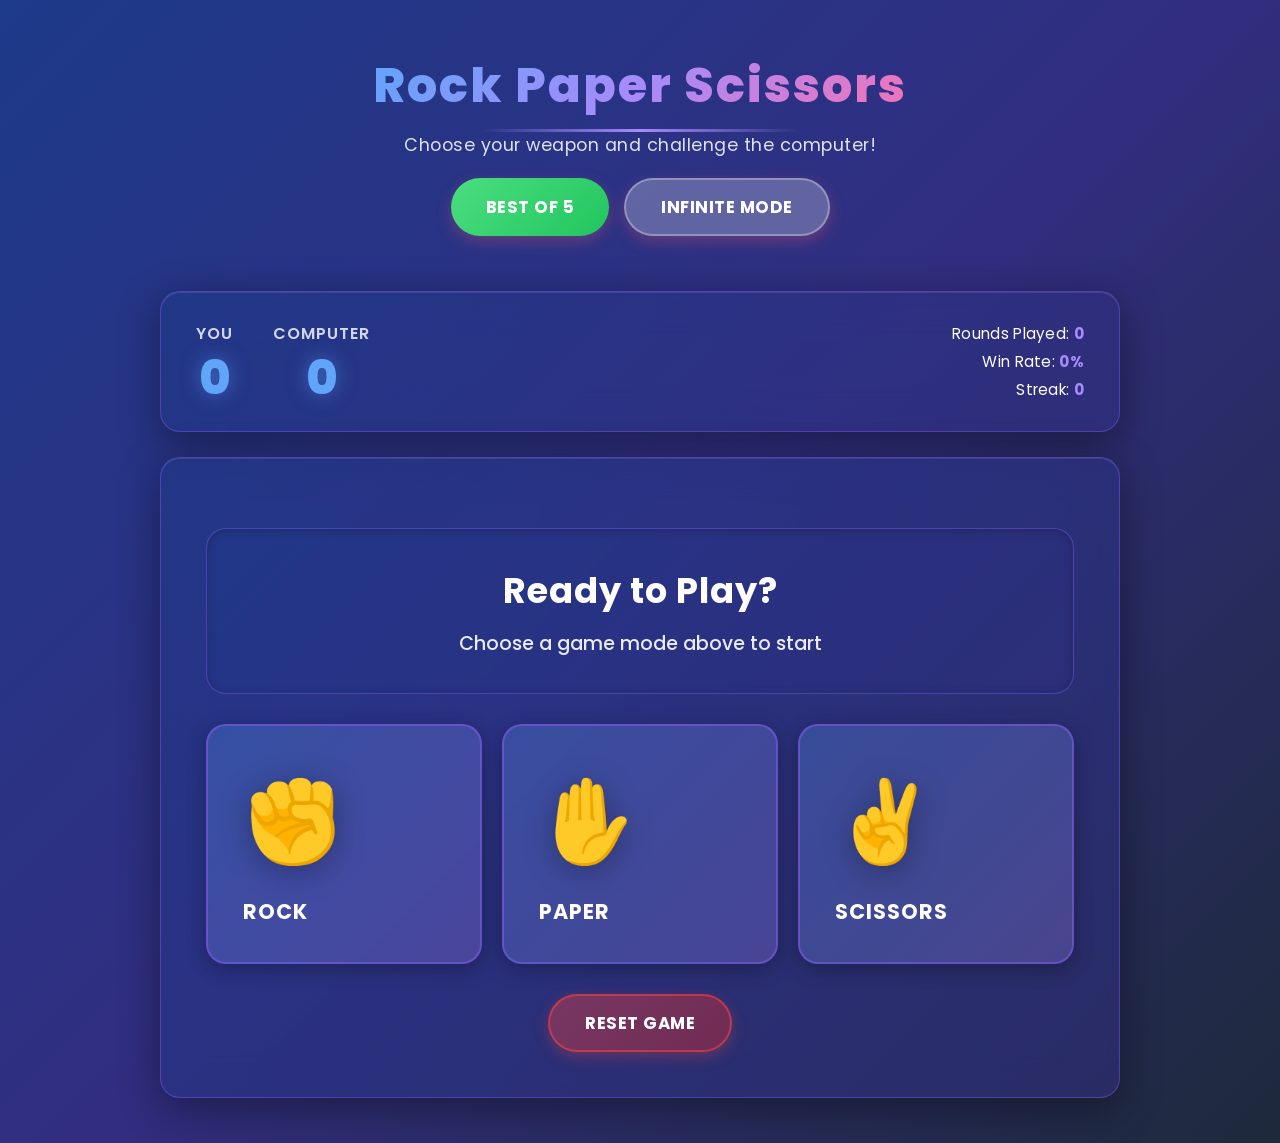
<file: index.html>
<!DOCTYPE html>
<html lang="en">
<head>
    <meta charset="UTF-8">
    <meta name="viewport" content="width=device-width, initial-scale=1.0">
    <title>Rock Paper Scissors</title>
    <link rel="stylesheet" href="style.css">
</head>
<body>
    <div class="container">
        <header>
            <h1>Rock Paper Scissors</h1>
            <p class="subtitle">Choose your weapon and challenge the computer!</p>
            <div style="margin-top: 20px; display: flex; gap: 15px; justify-content: center;">
                <button class="btn btn-mode" id="bestOf5Btn" style="background: linear-gradient(135deg, #4ade80 0%, #22c55e 100%);">Best of 5</button>
                <button class="btn btn-mode" id="infiniteBtn" style="background: rgba(255,255,255,0.25); border: 2px solid rgba(255,255,255,0.3);">Infinite Mode</button>
            </div>
        </header>

        <div class="game-info">
            <div class="score-section">
                <div class="score-box">
                    <div class="score-label">You</div>
                    <div class="score-value" id="userScore">0</div>
                </div>
                <div class="score-box">
                    <div class="score-label">Computer</div>
                    <div class="score-value" id="compScore">0</div>
                </div>
            </div>
            <div class="stats">
                <div class="stat-item">Rounds Played: <strong id="roundsPlayed">0</strong></div>
                <div class="stat-item">Win Rate: <strong id="winRate">0%</strong></div>
                <div class="stat-item">Streak: <strong id="streak">0</strong></div>
            </div>
        </div>

        <div class="game-area">
            <div class="result-area" id="resultArea">
                <div class="result-message">Ready to Play?</div>
                <div class="result-detail">Choose a game mode above to start</div>
            </div>

            <div class="battle-display" id="battleDisplay" style="display: none;">
                <div class="battle-choice">
                    <div class="battle-icon" id="userBattleIcon">❓</div>
                    <div class="battle-label">You</div>
                </div>
                <div class="vs-text">VS</div>
                <div class="battle-choice">
                    <div class="battle-icon" id="compBattleIcon">❓</div>
                    <div class="battle-label">Computer</div>
                </div>
            </div>

            <div class="choices-grid">
                <div class="choice-card" data-choice="rock">
                    <div class="choice-icon">✊</div>
                    <div class="choice-name">Rock</div>
                </div>
                <div class="choice-card" data-choice="paper">
                    <div class="choice-icon">✋</div>
                    <div class="choice-name">Paper</div>
                </div>
                <div class="choice-card" data-choice="scissors">
                    <div class="choice-icon">✌️</div>
                    <div class="choice-name">Scissors</div>
                </div>
            </div>

            <div class="controls">
                <button class="btn btn-reset" id="resetBtn">Reset Game</button>
            </div>
        </div>

        <div class="round-history" id="historySection" style="display: none;">
            <div class="history-title">Round History</div>
            <div id="historyList"></div>
        </div>
    </div>

    <script src="script.js"></script>
</body>
</html>
</file>
<file: style.css>
@import url('https://fonts.googleapis.com/css2?family=Poppins:wght@400;600;700;800&display=swap');

* {
    margin: 0;
    padding: 0;
    box-sizing: border-box;
}

body {
    font-family: 'Poppins', sans-serif;
    background: linear-gradient(135deg, #1e3a8a 0%, #312e81 50%, #1e293b 100%);
    min-height: 100vh;
    display: flex;
    flex-direction: column;
    color: #fff;
}

.container {
    max-width: 1000px;
    margin: 0 auto;
    padding: 20px;
    width: 100%;
}

header {
    text-align: center;
    padding: 30px 0;
}

h1 {
    font-size: 3em;
    font-weight: 800;
    margin-bottom: 10px;
    background: linear-gradient(135deg, #60a5fa, #a78bfa, #f472b6);
    -webkit-background-clip: text;
    -webkit-text-fill-color: transparent;
    background-clip: text;
    letter-spacing: 2px;
    position: relative;
    display: inline-block;
}

h1::after {
    content: '';
    position: absolute;
    bottom: -10px;
    left: 50%;
    transform: translateX(-50%);
    width: 60%;
    height: 3px;
    background: linear-gradient(90deg, transparent, #a78bfa, transparent);
    border-radius: 2px;
}

.subtitle {
    font-size: 1.1em;
    opacity: 0.85;
    font-weight: 400;
    letter-spacing: 0.5px;
}

.game-info {
    display: flex;
    justify-content: space-between;
    align-items: center;
    background: linear-gradient(135deg, rgba(30, 58, 138, 0.5), rgba(49, 46, 129, 0.5));
    backdrop-filter: blur(20px);
    border-radius: 20px;
    padding: 25px 35px;
    margin: 25px 0;
    box-shadow: 0 10px 40px rgba(0,0,0,0.4), inset 0 1px 0 rgba(255,255,255,0.1);
    border: 1px solid rgba(139, 92, 246, 0.4);
    position: relative;
    overflow: hidden;
}

.game-info::before {
    content: '';
    position: absolute;
    top: 0;
    left: -100%;
    width: 100%;
    height: 100%;
    background: linear-gradient(90deg, transparent, rgba(255,255,255,0.1), transparent);
    transition: left 0.5s;
}

.game-info:hover::before {
    left: 100%;
}

.score-section {
    display: flex;
    gap: 40px;
}

.score-box {
    text-align: center;
}

.score-label {
    font-size: 1em;
    opacity: 0.8;
    margin-bottom: 8px;
    letter-spacing: 1px;
    text-transform: uppercase;
    font-weight: 600;
}

.score-value {
    font-size: 3em;
    font-weight: 800;
    line-height: 1;
    color: #60a5fa;
    text-shadow: 0 0 20px rgba(96, 165, 250, 0.5);
    transition: all 0.3s ease;
}

.stats {
    text-align: right;
}

.stat-item {
    font-size: 0.95em;
    margin: 5px 0;
    letter-spacing: 0.3px;
}

.stat-item strong {
    color: #a78bfa;
    font-weight: 700;
}

.game-area {
    background: linear-gradient(135deg, rgba(30, 58, 138, 0.5), rgba(49, 46, 129, 0.5));
    backdrop-filter: blur(20px);
    border-radius: 20px;
    padding: 45px;
    margin: 25px 0;
    box-shadow: 0 10px 40px rgba(0,0,0,0.4), inset 0 1px 0 rgba(255,255,255,0.1);
    border: 1px solid rgba(139, 92, 246, 0.4);
}

.choices-grid {
    display: grid;
    grid-template-columns: repeat(3, 1fr);
    gap: 20px;
    margin: 30px 0;
}

.choice-card {
    background: linear-gradient(135deg, rgba(96, 165, 250, 0.25), rgba(167, 139, 250, 0.25));
    border-radius: 20px;
    padding: 35px;
    cursor: pointer;
    transition: all 0.4s cubic-bezier(0.175, 0.885, 0.32, 1.275);
    border: 2px solid rgba(139, 92, 246, 0.5);
    position: relative;
    overflow: hidden;
    box-shadow: 0 5px 20px rgba(0,0,0,0.3);
}

.choice-card::before {
    content: '';
    position: absolute;
    top: 0;
    left: 0;
    right: 0;
    bottom: 0;
    background: linear-gradient(135deg, rgba(96, 165, 250, 0.4), rgba(167, 139, 250, 0.4));
    transform: translateY(100%);
    transition: transform 0.4s cubic-bezier(0.175, 0.885, 0.32, 1.275);
    z-index: 0;
}

.choice-card::after {
    content: '';
    position: absolute;
    top: -50%;
    left: -50%;
    width: 200%;
    height: 200%;
    background: radial-gradient(circle, rgba(255,255,255,0.1) 0%, transparent 70%);
    opacity: 0;
    transition: opacity 0.4s;
}

.choice-card:hover::after {
    opacity: 1;
}

.choice-card:hover::before {
    transform: translateY(0);
}

.choice-card:hover {
    transform: translateY(-15px) scale(1.05);
    border-color: rgba(167, 139, 250, 1);
    box-shadow: 0 20px 50px rgba(139, 92, 246, 0.5), 0 0 30px rgba(139, 92, 246, 0.3);
}

.choice-card:active {
    transform: translateY(-5px) scale(0.98);
}

.choice-icon {
    font-size: 5em;
    margin-bottom: 15px;
    position: relative;
    z-index: 1;
    filter: drop-shadow(0 5px 15px rgba(0,0,0,0.3));
    transition: all 0.3s ease;
}

.choice-card:hover .choice-icon {
    transform: scale(1.1) rotate(5deg);
    filter: drop-shadow(0 10px 25px rgba(167, 139, 250, 0.6));
}

.choice-name {
    font-size: 1.3em;
    font-weight: 700;
    position: relative;
    z-index: 1;
    letter-spacing: 1px;
    text-transform: uppercase;
}

.result-area {
    text-align: center;
    padding: 35px;
    background: linear-gradient(135deg, rgba(30, 58, 138, 0.4), rgba(49, 46, 129, 0.4));
    border-radius: 20px;
    margin: 25px 0;
    min-height: 140px;
    display: flex;
    flex-direction: column;
    justify-content: center;
    border: 1px solid rgba(139, 92, 246, 0.4);
    box-shadow: inset 0 2px 10px rgba(0,0,0,0.2);
}

.result-message {
    font-size: 2.2em;
    font-weight: 700;
    margin-bottom: 12px;
    letter-spacing: 1px;
}

.result-detail {
    font-size: 1.2em;
    opacity: 0.9;
    font-weight: 500;
}

.battle-display {
    display: flex;
    justify-content: center;
    align-items: center;
    gap: 30px;
    margin: 20px 0;
}

.battle-choice {
    text-align: center;
    padding: 25px;
    background: linear-gradient(135deg, rgba(96, 165, 250, 0.25), rgba(167, 139, 250, 0.25));
    border-radius: 20px;
    min-width: 160px;
    border: 2px solid rgba(139, 92, 246, 0.5);
    box-shadow: 0 5px 20px rgba(0,0,0,0.3);
}

.battle-icon {
    font-size: 3.5em;
    margin-bottom: 12px;
    filter: drop-shadow(0 5px 15px rgba(0,0,0,0.3));
}

.battle-label {
    font-size: 0.9em;
    opacity: 0.8;
}

.vs-text {
    font-size: 2.5em;
    font-weight: 800;
    opacity: 0.7;
    letter-spacing: 3px;
    text-shadow: 0 0 20px rgba(167, 139, 250, 0.5);
}

.controls {
    display: flex;
    gap: 15px;
    justify-content: center;
    margin-top: 20px;
}

.btn {
    padding: 14px 35px;
    border: none;
    border-radius: 30px;
    font-size: 1.05em;
    font-weight: 700;
    cursor: pointer;
    transition: all 0.3s cubic-bezier(0.175, 0.885, 0.32, 1.275);
    font-family: 'Poppins', sans-serif;
    letter-spacing: 0.5px;
    text-transform: uppercase;
    position: relative;
    overflow: hidden;
}

.btn::before {
    content: '';
    position: absolute;
    top: 50%;
    left: 50%;
    width: 0;
    height: 0;
    border-radius: 50%;
    background: rgba(255,255,255,0.2);
    transform: translate(-50%, -50%);
    transition: width 0.6s, height 0.6s;
}

.btn:hover::before {
    width: 300px;
    height: 300px;
}

.btn-reset {
    background: linear-gradient(135deg, rgba(239, 68, 68, 0.4), rgba(220, 38, 38, 0.4));
    color: white;
    border: 2px solid rgba(239, 68, 68, 0.6);
    box-shadow: 0 5px 15px rgba(239, 68, 68, 0.3);
}

.btn-reset:hover {
    background: linear-gradient(135deg, rgba(239, 68, 68, 0.6), rgba(220, 38, 38, 0.6));
    transform: translateY(-3px);
    box-shadow: 0 10px 25px rgba(239, 68, 68, 0.4);
}

.btn-mode {
    background: linear-gradient(135deg, #f093fb 0%, #f5576c 100%);
    color: white;
    box-shadow: 0 5px 15px rgba(245, 87, 108, 0.3);
}

.btn-mode:hover {
    transform: translateY(-3px);
    box-shadow: 0 10px 25px rgba(245, 87, 108, 0.5);
}

.btn:active {
    transform: translateY(-1px) scale(0.98);
}

.win {
    color: #34d399;
    text-shadow: 0 0 20px rgba(52, 211, 153, 0.6), 0 0 40px rgba(52, 211, 153, 0.3);
}

.lose {
    color: #f87171;
    text-shadow: 0 0 20px rgba(248, 113, 113, 0.6), 0 0 40px rgba(248, 113, 113, 0.3);
}

.draw {
    color: #fbbf24;
    text-shadow: 0 0 20px rgba(251, 191, 36, 0.6), 0 0 40px rgba(251, 191, 36, 0.3);
}

.round-history {
    background: linear-gradient(135deg, rgba(30, 58, 138, 0.3), rgba(49, 46, 129, 0.3));
    border-radius: 15px;
    padding: 20px;
    margin: 20px 0;
    max-height: 200px;
    overflow-y: auto;
    border: 1px solid rgba(139, 92, 246, 0.3);
}

.history-title {
    font-size: 1.2em;
    font-weight: 600;
    margin-bottom: 15px;
}

.history-item {
    background: linear-gradient(135deg, rgba(96, 165, 250, 0.15), rgba(167, 139, 250, 0.15));
    padding: 10px 15px;
    border-radius: 8px;
    margin-bottom: 8px;
    display: flex;
    justify-content: space-between;
    align-items: center;
    font-size: 0.9em;
    border: 1px solid rgba(139, 92, 246, 0.2);
}

.history-round {
    opacity: 0.7;
}

@keyframes pulse {
    0%, 100% { 
        transform: scale(1);
        filter: brightness(1);
    }
    50% { 
        transform: scale(1.03);
        filter: brightness(1.1);
    }
}

.pulse {
    animation: pulse 0.6s ease;
}

@media (max-width: 768px) {
    .choices-grid {
        grid-template-columns: 1fr;
        max-width: 300px;
        margin: 30px auto;
    }

    .game-info {
        flex-direction: column;
        gap: 20px;
    }

    .score-section {
        width: 100%;
        justify-content: space-around;
    }

    .stats {
        text-align: center;
        width: 100%;
    }

    h1 {
        font-size: 2em;
    }
}

::-webkit-scrollbar {
    width: 8px;
}

::-webkit-scrollbar-track {
    background: rgba(30, 58, 138, 0.3);
    border-radius: 10px;
}

::-webkit-scrollbar-thumb {
    background: rgba(139, 92, 246, 0.5);
    border-radius: 10px;
}

::-webkit-scrollbar-thumb:hover {
    background: rgba(139, 92, 246, 0.7);
}
</file>
